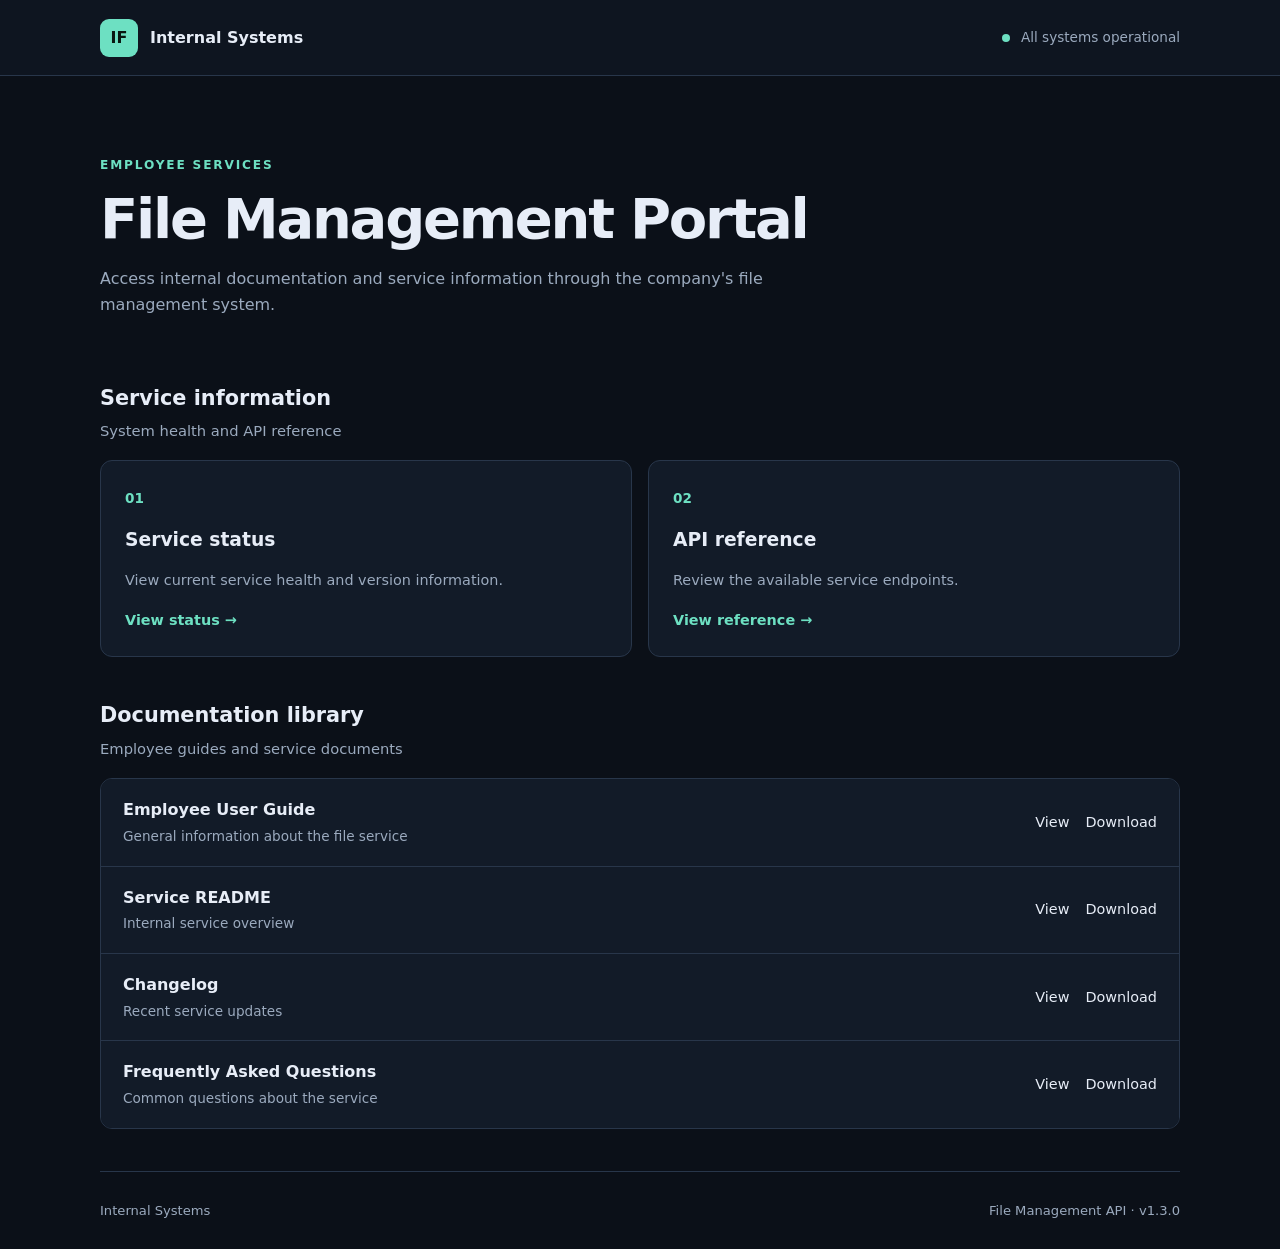
<file: templates/index.html>
<!DOCTYPE html>
<html lang="en">
<head>
    <meta charset="UTF-8">
    <meta name="viewport" content="width=device-width, initial-scale=1">
    <title>Internal File Management</title>
    <link rel="stylesheet" href="/static/styles.css">
</head>
<body>
    <nav class="topbar">
        <div class="brand">
            <span class="brand-icon">IF</span>
            <span>Internal Systems</span>
        </div>
        <span class="status"><span class="dot"></span> All systems operational</span>
    </nav>

    <main class="container">
        <section class="hero">
            <p class="eyebrow">EMPLOYEE SERVICES</p>
            <h1>File Management Portal</h1>
            <p>
                Access internal documentation and service information
                through the company's file management system.
            </p>
        </section>

        <section class="section">
            <div class="section-heading">
                <div>
                    <h2>Service information</h2>
                    <p>System health and API reference</p>
                </div>
            </div>

            <div class="grid">
                <a class="card" href="/api/status">
                    <span class="card-icon">01</span>
                    <h3>Service status</h3>
                    <p>View current service health and version information.</p>
                    <span class="link-text">View status →</span>
                </a>

                <a class="card" href="/api/help">
                    <span class="card-icon">02</span>
                    <h3>API reference</h3>
                    <p>Review the available service endpoints.</p>
                    <span class="link-text">View reference →</span>
                </a>
            </div>
        </section>

        <section class="section">
            <div class="section-heading">
                <div>
                    <h2>Documentation library</h2>
                    <p>Employee guides and service documents</p>
                </div>
            </div>

            <div class="document-list">
                <div class="document">
                    <div>
                        <strong>Employee User Guide</strong>
                        <p>General information about the file service</p>
                    </div>
                    <div class="document-actions">
                        <a href="/api/files?path=guide.txt">View</a>
                        <a href="/api/download?file=guide.txt">Download</a>
                    </div>
                </div>

                <div class="document">
                    <div>
                        <strong>Service README</strong>
                        <p>Internal service overview</p>
                    </div>
                    <div class="document-actions">
                        <a href="/api/files?path=readme.txt">View</a>
                        <a href="/api/download?file=readme.txt">Download</a>
                    </div>
                </div>

                <div class="document">
                    <div>
                        <strong>Changelog</strong>
                        <p>Recent service updates</p>
                    </div>
                    <div class="document-actions">
                        <a href="/api/files?path=changelog.txt">View</a>
                        <a href="/api/download?file=changelog.txt">Download</a>
                    </div>
                </div>

                <div class="document">
                    <div>
                        <strong>Frequently Asked Questions</strong>
                        <p>Common questions about the service</p>
                    </div>
                    <div class="document-actions">
                        <a href="/api/files?path=faq.txt">View</a>
                        <a href="/api/download?file=faq.txt">Download</a>
                    </div>
                </div>
            </div>
        </section>




        <footer>
            <span>Internal Systems</span>
            <span>File Management API · v1.3.0</span>
        </footer>
    </main>
</body>
</html>
</file>
<file: static/styles.css>
:root {
    color-scheme: dark;
    --background: #0b1018;
    --surface: #121b28;
    --border: #28364a;
    --text: #e7edf7;
    --muted: #9baabe;
    --accent: #6de0c2;
}

* {
    box-sizing: border-box;
}

body {
    margin: 0;
    background: var(--background);
    color: var(--text);
    font-family: system-ui, -apple-system, sans-serif;
    line-height: 1.6;
}

a {
    color: inherit;
    text-decoration: none;
}

.topbar {
    min-height: 76px;
    padding: 16px max(24px, calc((100% - 1080px) / 2));
    display: flex;
    justify-content: space-between;
    align-items: center;
    gap: 16px;
    border-bottom: 1px solid var(--border);
    background: #0e1520;
}

.brand {
    display: flex;
    align-items: center;
    gap: 12px;
    font-weight: 700;
}

.brand-icon {
    display: grid;
    place-items: center;
    width: 38px;
    height: 38px;
    border-radius: 9px;
    background: var(--accent);
    color: #091711;
    font-weight: 900;
}

.status {
    color: var(--muted);
    font-size: 0.85rem;
}

.dot {
    display: inline-block;
    width: 8px;
    height: 8px;
    margin-right: 7px;
    border-radius: 50%;
    background: var(--accent);
}

.container {
    width: min(1080px, calc(100% - 40px));
    margin: 0 auto;
}

.hero {
    padding: 68px 0 48px;
    max-width: 720px;
}

.eyebrow {
    color: var(--accent);
    letter-spacing: 0.15em;
    font-size: 0.76rem;
    font-weight: 800;
}

h1 {
    margin: 12px 0;
    font-size: clamp(2.2rem, 5vw, 3.5rem);
    line-height: 1.12;
    letter-spacing: -0.04em;
}

.hero p:last-child,
.section-heading p,
.document p {
    color: var(--muted);
}

.section {
    margin-bottom: 42px;
}

.section-heading {
    margin-bottom: 18px;
}

.section-heading h2 {
    margin: 0;
    font-size: 1.3rem;
}

.section-heading p {
    margin: 4px 0;
    font-size: 0.92rem;
}

.grid {
    display: grid;
    grid-template-columns: repeat(2, minmax(0, 1fr));
    gap: 16px;
}

.card {
    display: block;
    padding: 24px;
    background: var(--surface);
    border: 1px solid var(--border);
    border-radius: 12px;
    transition: border-color 0.15s, transform 0.15s;
}

.card:hover {
    border-color: var(--accent);
    transform: translateY(-2px);
}

.card-icon {
    color: var(--accent);
    font-size: 0.85rem;
    font-weight: 800;
}

.card h3 {
    margin: 14px 0 6px;
}

.card p {
    color: var(--muted);
    font-size: 0.9rem;
}

.link-text {
    color: var(--accent);
    font-size: 0.9rem;
    font-weight: 700;
}

.document-list {
    border: 1px solid var(--border);
    border-radius: 12px;
    overflow: hidden;
}

.document {
    display: flex;
    justify-content: space-between;
    align-items: center;
    gap: 20px;
    padding: 18px 22px;
    background: var(--surface);
    border-bottom: 1px solid var(--border);
}

.document:last-child {
    border-bottom: 0;
}

.document p {
    margin: 3px 0 0;
    font-size: 0.85rem;
}

.document-actions {
    display: flex;
    gap: 16px;
    font-size: 0.9rem;
    white-space: nowrap;
}

.document-actions a:hover {
    color: var(--accent);
}

footer {
    display: flex;
    justify-content: space-between;
    gap: 16px;
    padding: 28px 0;
    margin-top: 24px;
    border-top: 1px solid var(--border);
    color: var(--muted);
    font-size: 0.82rem;
}

@media (max-width: 600px) {
    .topbar {
        align-items: flex-start;
        flex-direction: column;
    }

    .grid {
        grid-template-columns: 1fr;
    }

    .document {
        align-items: flex-start;
        flex-direction: column;
    }

    footer {
        flex-direction: column;
    }
}


.admin-panel {
    padding: 24px;
    background: var(--surface);
    border: 1px solid var(--border);
    border-radius: 12px;
    max-width: 600px;
}

#tokenForm {
    display: flex;
    flex-direction: column;
    gap: 10px;
}

#tokenForm label {
    font-weight: 600;
}

#tokenForm input {
    width: 100%;
    padding: 12px;
    background: var(--background);
    color: var(--text);
    border: 1px solid var(--border);
    border-radius: 8px;
    font: inherit;
}

#tokenForm button {
    padding: 12px 16px;
    background: var(--accent);
    color: #091711;
    border: 0;
    border-radius: 8px;
    font: inherit;
    font-weight: 700;
    cursor: pointer;
}

#tokenMessage {
    color: var(--muted);
    overflow-wrap: anywhere;
}

#flagResult {
    padding: 12px;
    border: 1px solid var(--border);
    border-radius: 8px;
    overflow-wrap: anywhere;
}


.flag-box {
    margin-top: 24px;
    padding: 20px;
    border: 1px solid var(--accent);
    border-radius: 10px;
    background: var(--background);
}

.flag-box h2 {
    margin-top: 0;
    color: var(--accent);
}

.flag-box code {
    display: block;
    margin-top: 12px;
    padding: 12px;
    overflow-wrap: anywhere;
    color: var(--accent);
    font-size: 1rem;
}
</file>
